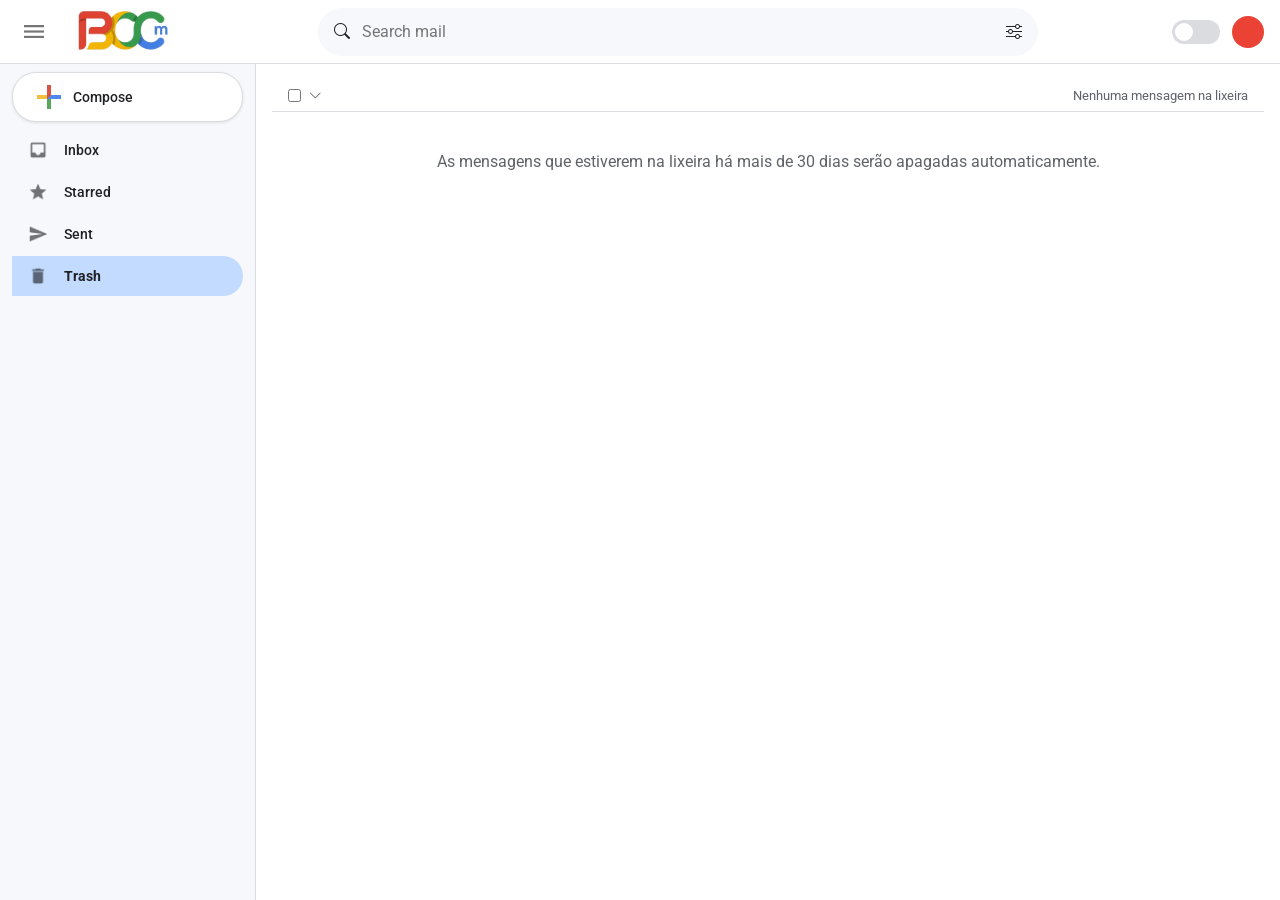
<file: lixeira.html>
<!DOCTYPE html>
<html lang="en">
<head>
    <meta charset="UTF-8">
    <meta name="viewport" content="width=device-width, initial-scale=1.0">
    <title>Lixeira</title>
    <link rel="stylesheet" href="css/style.css">
    <link rel="icon" href="img/bccmail_minimal.png" type="image/png">
    <link href="https://fonts.googleapis.com/css2?family=Roboto:wght@400;500;700&display=swap" rel="stylesheet">
    <link rel="stylesheet" href="https://cdn.jsdelivr.net/npm/bootstrap-icons@1.11.3/font/bootstrap-icons.min.css">
</head>
<body>
    <header class="header-container">
        <div class="header-left">
            <button id="menu-toggle" class="icon-btn" aria-label="Menu">
                <img src="img/menu-lateral.png" alt="Menu" class="menu-icon">
            </button>
            <a href="index.html"><img src="img/bccmail.png" alt="Logotipo do BCCMail" class="logo"></a>
        </div>
        <div class="header-center">
            <div class="search-bar">
                <i class="bi bi-search"></i>
                <input type="text" placeholder="Search mail">
                <i class="bi bi-sliders"></i>
            </div>
        </div>
        <div class="header-right">
            <label class="theme-switch" aria-label="Alternar Tema Escuro">
                <input type="checkbox" id="theme-toggle">
                <span class="slider"></span>
            </label>
            <div class="user-avatar"></div>
        </div>
    </header>

    <div class="main-layout">
        <nav class="sidebar" id="sidebar">
            <button class="compose-btn">
                <img src="img/compose.png" alt="icon compose" class="nav-icon">
                <span>Compose</span>
            </button>
            <ul class="nav-links">
                <li><a href="index.html"><img src="img/caixa-de-entrada.png" class="nav-icon"><span>Inbox</span></a></li>                        
                <li><a href="importantes.html"><img src="img/estrela.png" class="nav-icon"><span>Starred</span></a></li>
                <li><a href="enviados.html"><img src="img/enviados.png" class="nav-icon"><span>Sent</span></a></li>
                <li class="active"><a href="lixeira.php"><img src="img/lixo.png" class="nav-icon"><span>Trash</span></a></li>
            </ul>
        </nav>

        <main class="content-area">
            <div class="email-toolbar">
                <div class="toolbar-left"><input type="checkbox"><i class="bi bi-chevron-down"></i></div>
                <div class="toolbar-right"><span>Nenhuma mensagem na lixeira</span></div>
            </div>

            <div class="email-list-container" style="padding: 40px; text-align: center; color: var(--text-secondary);">
                <p>As mensagens que estiverem na lixeira há mais de 30 dias serão apagadas automaticamente.</p>
            </div>
        </main>
    </div>

    
    <div id="compose-modal" class="compose-modal" style="display: none;">
        <div class="compose-header"><span>New Message</span><button id="compose-close">✕</button></div>
        <div class="compose-body"><div class="compose-field"><input type="text" placeholder="Recipients"></div><div class="compose-field"><input type="text" placeholder="Subject"></div><div class="compose-textarea-container"><textarea placeholder="Body Text"></textarea></div></div>
        <div class="compose-footer"><button class="compose-send-btn">Send</button></div>
    </div>
    <script src="js/main.js"></script>
</body>
</html>
</file>
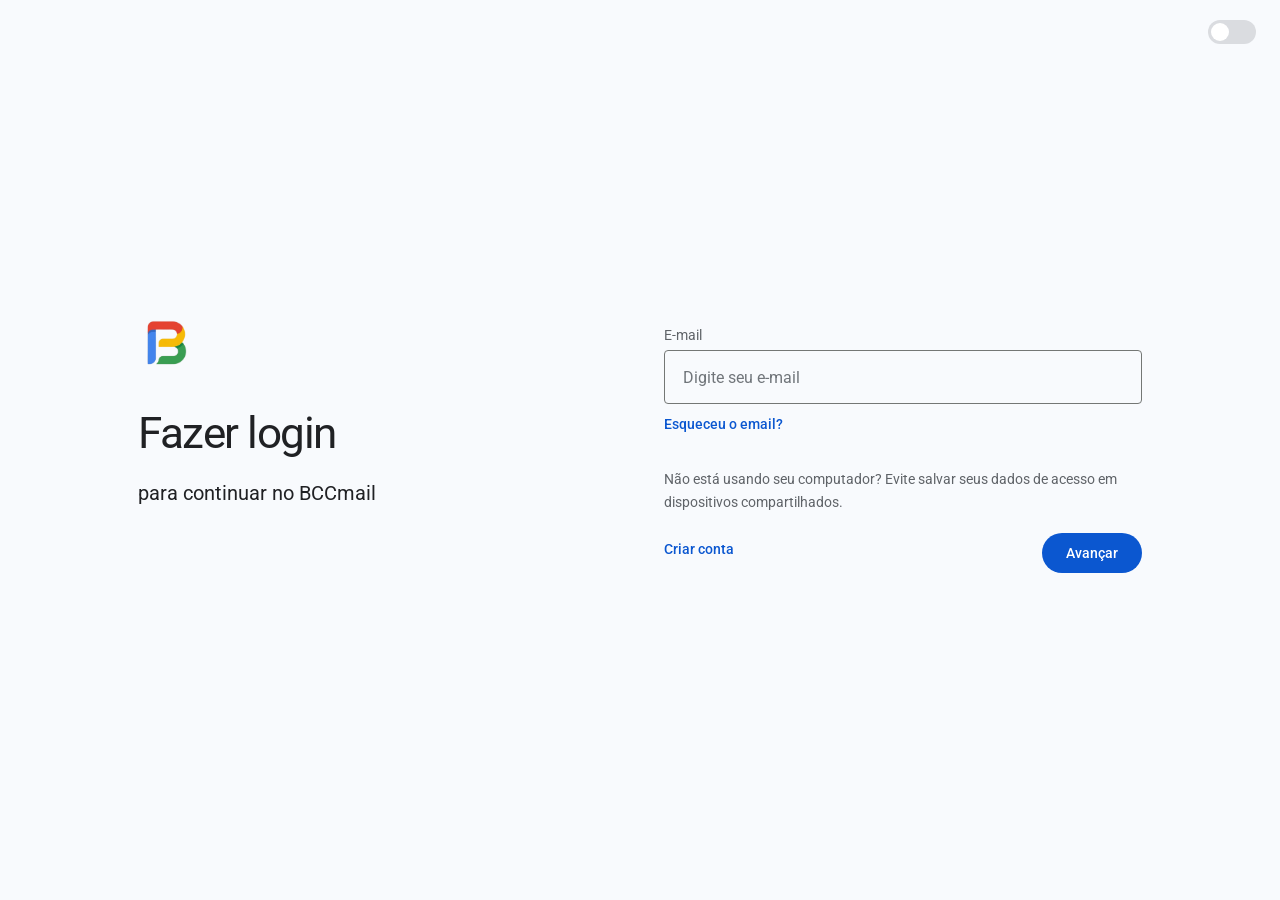
<file: login.html>
<!DOCTYPE html>
<html lang="pt-BR">
<head>
    <meta charset="UTF-8">
    <meta name="viewport" content="width=device-width, initial-scale=1.0">
    <title>Fazer login</title>
    <link href="https://fonts.googleapis.com/css2?family=Google+Sans:wght@400;500;600;700&family=Roboto:wght@400;500;700&display=swap" rel="stylesheet">
    <link rel="stylesheet" href="css/style.css">
    <link rel="icon" href="img/bccmail_minimal.png" type="image/png" >
</head>
<body class="login-page">

    <!-- modo escuro/claro -->
    <div class="login-theme-wrapper">
        <label class="theme-switch" aria-label="Alternar Tema Escuro">
            <input type="checkbox" id="theme-toggle">
            <span class="slider"></span>
        </label>
    </div>

    <main class="login-container">
        <div class="login-card">
            <section class="login-intro">
                <img src="img/bccmail_minimal.png" alt="Logotipo do BCCmail" class="login-logo">
                <link rel="stylesheet" href="css/style.css">
                <h1>Fazer login</h1>
                <p>para continuar no BCCmail</p>
            </section>

            <section class="login-content">
                <form action="password.html" method="GET" class="login-form">
                    <div class="input-group">
                        <label for="email">E-mail</label>
                        <input type="email" id="email" name="email" placeholder="Digite seu e-mail" autocomplete="username" required>
                    </div>
                    
                    <a href="#" class="forgot-link">Esqueceu o email?</a>

                    <p class="login-info">Não está usando seu computador? Evite salvar seus dados de acesso em dispositivos compartilhados.</p>

                    <div class="login-actions">
                        <a href="#" class="create-account-link">Criar conta</a>
                        <button type="submit" class="btn-primary">Avançar</button>
                    </div>
                </form>
            </section>
        </div>
    </main>
    <script src="js/main.js"></script>
</body>
</html>
</file>
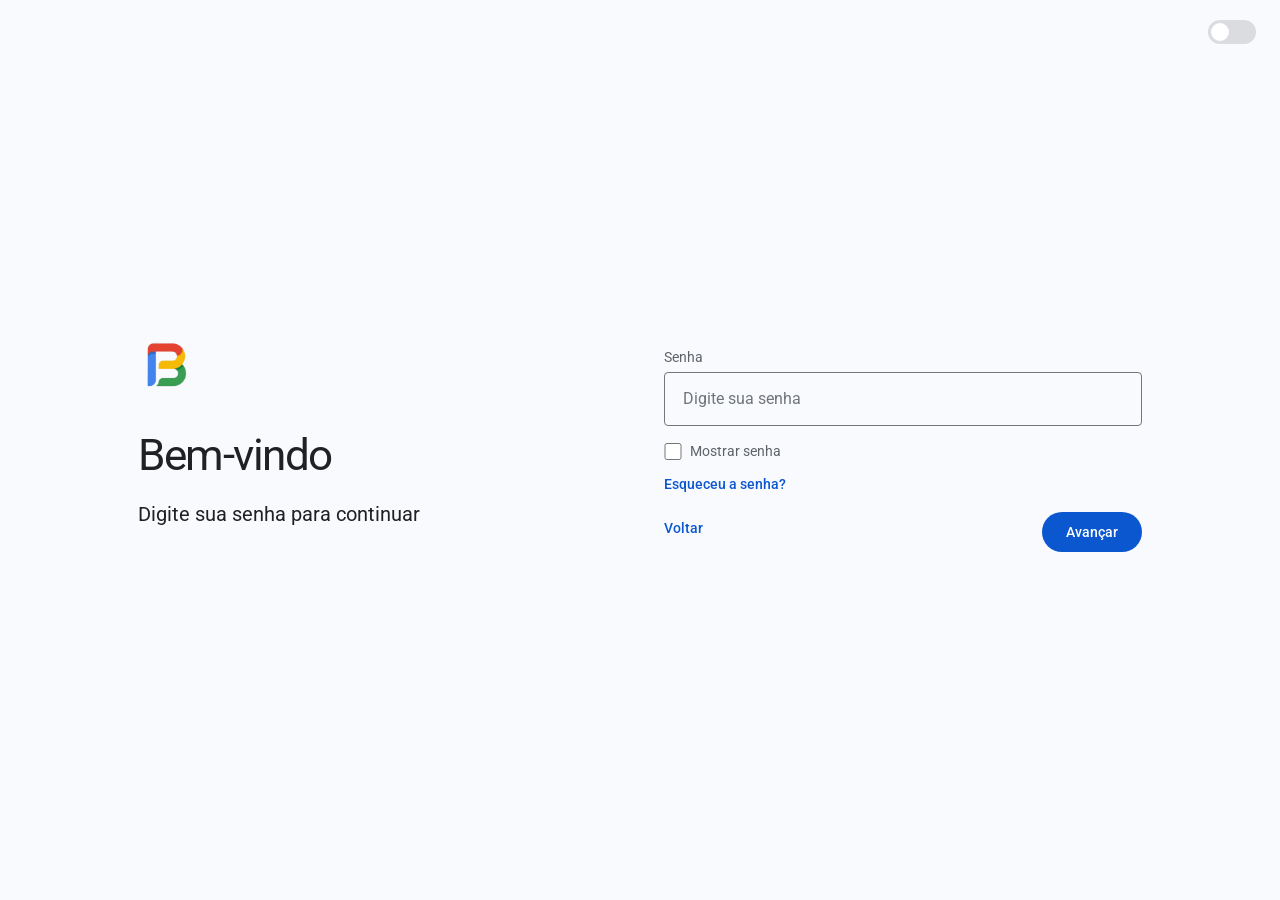
<file: password.html>
<!DOCTYPE html>
<html lang="pt-BR">
<head>
    <meta charset="UTF-8">
    <meta name="viewport" content="width=device-width, initial-scale=1.0">
    <title>Fazer login</title>
    <link href="https://fonts.googleapis.com/css2?family=Google+Sans:wght@400;500;600;700&family=Roboto:wght@400;500;700&display=swap" rel="stylesheet">
    <link rel="stylesheet" href="css/style.css">
    <link rel="icon" href="img/bccmail_minimal.png" type="image/png" >
</head>
<body class="login-page">

    <!-- modo escuro/claro -->
    <div class="login-theme-wrapper">
        <label class="theme-switch" aria-label="Alternar Tema Escuro">
            <input type="checkbox" id="theme-toggle">
            <span class="slider"></span>
        </label>
    </div>

    <main class="login-container">
        <div class="login-card">
            <section class="login-intro">
                <img src="img/bccmail_minimal.png" alt="Logotipo do BCCmail" class="login-logo">
                <link rel="stylesheet" href="css/style.css">
                <h1>Bem-vindo</h1>
                <p>Digite sua senha para continuar</p>
            </section>

            <section class="login-content">
                <form action="index.html" method="GET" class="login-form">
                    <input type="hidden" id="email" name="email">

                    <div class="input-group">
                        <label for="senha">Senha</label>
                        <input type="password" id="senha" name="senha" placeholder="Digite sua senha" autocomplete="current-password" required>
                        <div class="show-password">
                        <input type="checkbox" id="show-password">
                        <label for="show-password">Mostrar senha</label>
</div>
                    </div>

                    <a href="#" class="forgot-link">Esqueceu a senha?</a>

                    <div class="login-actions">
                        <a href="login.html" class="create-account-link">Voltar</a>
                        <button type="submit" class="btn-primary">Avançar</button>
                    </div>
                </form>
            </section>
        </div>
    </main>

    <script>
        const parametros = new URLSearchParams(window.location.search);
        document.getElementById("email").value = parametros.get("email") || "";
    </script>

    <script src="js/main.js"></script>
</body>
</html>
</file>
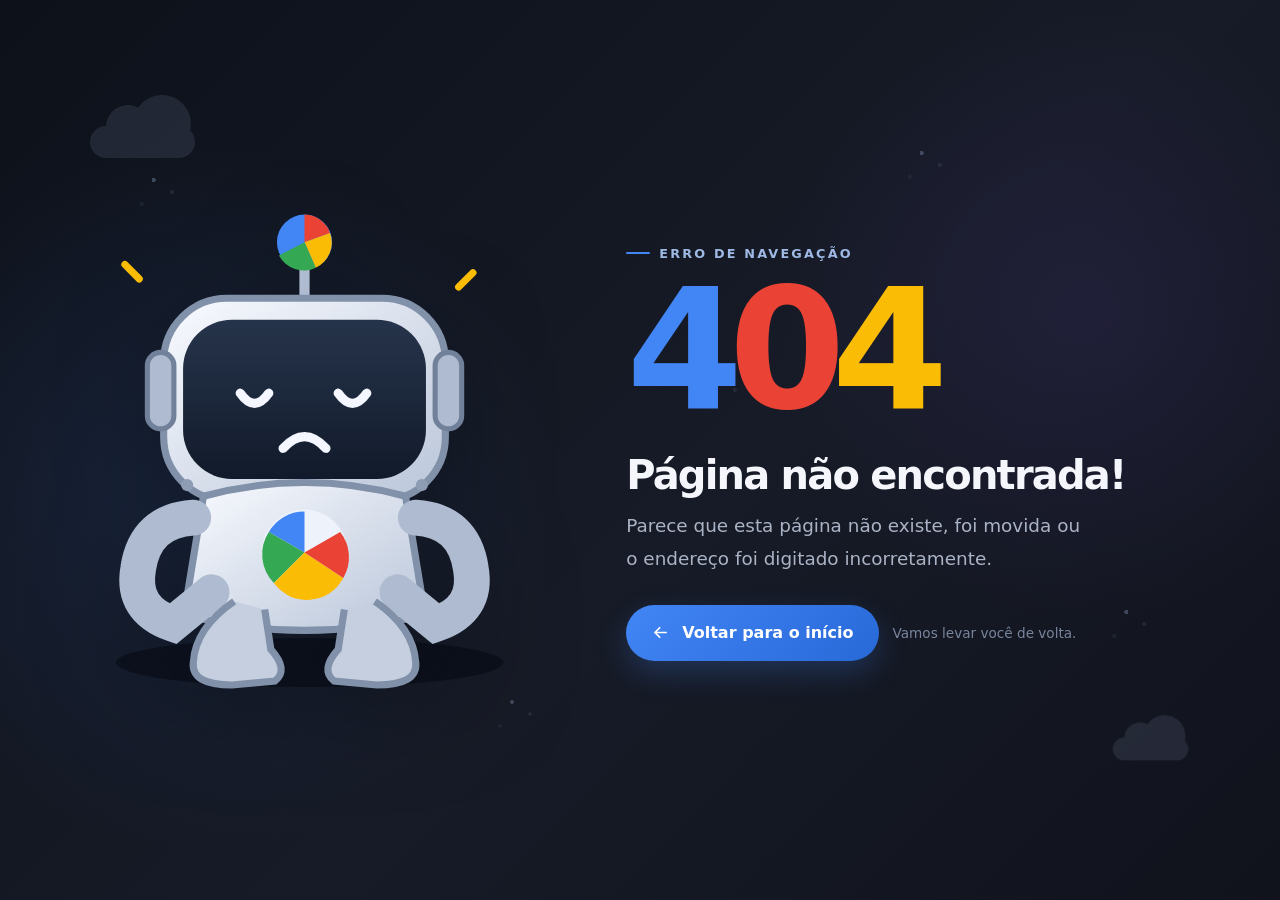
<file: src/views/erro404.html>
<!DOCTYPE html>
<html lang="pt-BR">
<head>
  <meta charset="UTF-8" />
  <meta name="viewport" content="width=device-width, initial-scale=1.0" />
  <meta name="theme-color" content="#10131c" />
  <title>404 — Página não encontrada</title>
  <style>
    :root {
      color-scheme: dark;
      --bg: #10131c;
      --text: #f4f6fb;
      --muted: #aab3c5;
      --blue: #4285f4;
      --red: #ea4335;
      --yellow: #fbbc05;
      --green: #34a853;
    }

    * { box-sizing: border-box; }

    body {
      min-height: 100vh;
      margin: 0;
      overflow: hidden;
      display: grid;
      place-items: center;
      padding: 32px;
      color: var(--text);
      font-family: Inter, ui-sans-serif, system-ui, -apple-system, BlinkMacSystemFont, "Segoe UI", sans-serif;
      background:
        radial-gradient(circle at 16% 55%, rgba(66,133,244,.13), transparent 30%),
        radial-gradient(circle at 85% 35%, rgba(138,91,255,.09), transparent 25%),
        linear-gradient(135deg, #0d111a, #171b27 55%, #10131c);
    }

    .stars, .stars::before, .stars::after {
      position: fixed;
      inset: 0;
      pointer-events: none;
      content: "";
      background-image:
        radial-gradient(2px 2px at 12% 20%, #74839f 98%, transparent),
        radial-gradient(2px 2px at 72% 17%, #74839f 98%, transparent),
        radial-gradient(2px 2px at 88% 68%, #74839f 98%, transparent),
        radial-gradient(2px 2px at 40% 78%, #74839f 98%, transparent),
        radial-gradient(2px 2px at 56% 42%, #74839f 98%, transparent);
      opacity: .45;
      animation: twinkle 5s ease-in-out infinite alternate;
    }
    .stars::before { transform: translate(18px, 12px); opacity: .35; animation-delay: -2s; }
    .stars::after { transform: translate(-12px, 24px); opacity: .25; animation-delay: -3.5s; }

    .page {
      width: min(1120px, 100%);
      display: grid;
      grid-template-columns: minmax(280px, .9fr) minmax(360px, 1.1fr);
      align-items: center;
      gap: clamp(32px, 6vw, 90px);
      position: relative;
      z-index: 1;
    }

    .illustration {
      width: 100%;
      max-width: 470px;
      justify-self: center;
      filter: drop-shadow(0 30px 45px rgba(0,0,0,.28));
      animation: float 5s ease-in-out infinite;
    }

    .content { padding: 16px 0; }
    .eyebrow {
      display: inline-flex;
      align-items: center;
      gap: 9px;
      color: #9fb9e5;
      font-size: .8rem;
      font-weight: 750;
      letter-spacing: .17em;
      text-transform: uppercase;
      margin-bottom: 10px;
    }
    .eyebrow::before {
      content: "";
      width: 24px;
      height: 2px;
      background: var(--blue);
      border-radius: 5px;
    }
    h1 {
      margin: 0;
      font-size: clamp(6rem, 14vw, 10.5rem);
      line-height: .95;
      font-weight: 850;
      letter-spacing: -.085em;
    }
    h1 span:nth-child(1) { color: var(--blue); }
    h1 span:nth-child(2) { color: var(--red); }
    h1 span:nth-child(3) { color: var(--yellow); }
    h2 {
      margin: 22px 0 12px;
      font-size: clamp(1.65rem, 3.3vw, 2.5rem);
      line-height: 1.15;
      letter-spacing: -.045em;
    }
    p {
      color: var(--muted);
      font-size: clamp(1rem, 1.5vw, 1.15rem);
      line-height: 1.75;
      max-width: 470px;
      margin: 0 0 30px;
    }
    .actions { display: flex; flex-wrap: wrap; align-items: center; gap: 14px; }
    .button {
      display: inline-flex;
      align-items: center;
      justify-content: center;
      gap: 12px;
      min-height: 56px;
      padding: 0 25px;
      border-radius: 999px;
      color: white;
      text-decoration: none;
      font-size: 1rem;
      font-weight: 720;
      background: linear-gradient(135deg, #4285f4, #2869d8);
      box-shadow: 0 12px 30px rgba(66,133,244,.24);
      transition: transform .2s ease, box-shadow .2s ease, filter .2s ease;
    }
    .button:hover { transform: translateY(-3px); box-shadow: 0 17px 34px rgba(66,133,244,.34); filter: brightness(1.08); }
    .button:focus-visible { outline: 3px solid #fff; outline-offset: 4px; }
    .button svg { width: 19px; height: 19px; }
    .hint { color: #78859c; font-size: .85rem; }

    .cloud { position: absolute; width: 105px; height: 32px; opacity: .16; background: #8795b3; border-radius: 30px; }
    .cloud::before, .cloud::after { content: ""; position: absolute; background: inherit; border-radius: 50%; }
    .cloud::before { width: 44px; height: 44px; left: 16px; top: -21px; }
    .cloud::after { width: 58px; height: 58px; left: 43px; top: -31px; }
    .cloud.one { top: 14%; left: 7%; }
    .cloud.two { right: 6%; bottom: 15%; transform: scale(.72); }

    @keyframes float { 0%,100% { transform: translateY(0) rotate(-1deg); } 50% { transform: translateY(-13px) rotate(1deg); } }
    @keyframes twinkle { from { opacity: .22; } to { opacity: .55; } }
    @keyframes antenna { 0%,100% { transform: rotate(-5deg); } 50% { transform: rotate(7deg); } }

    @media (max-width: 760px) {
      body { overflow: auto; padding: 30px 22px 42px; }
      .page { grid-template-columns: 1fr; gap: 8px; text-align: center; }
      .illustration { max-width: 260px; }
      .content { padding: 0; }
      .eyebrow { justify-content: center; }
      p { margin-left: auto; margin-right: auto; }
      .actions { justify-content: center; }
      .hint { flex-basis: 100%; }
      .cloud.one { top: 6%; left: -8%; }
      .cloud.two { right: -10%; bottom: 6%; }
    }
    @media (prefers-reduced-motion: reduce) {
      *, *::before, *::after { animation-duration: .01ms !important; animation-iteration-count: 1 !important; transition-duration: .01ms !important; }
    }
  </style>
</head>
<body>
  <div class="stars" aria-hidden="true"></div>
  <div class="cloud one" aria-hidden="true"></div>
  <div class="cloud two" aria-hidden="true"></div>

  <main class="page">
    <svg class="illustration" viewBox="0 0 460 520" role="img" aria-label="Robô simpático sentado e triste porque a página não foi encontrada">
      <defs>
        <linearGradient id="robotBody" x1="0" y1="0" x2="1" y2="1">
          <stop offset="0" stop-color="#f9fbff" />
          <stop offset="1" stop-color="#b9c5d9" />
        </linearGradient>
        <linearGradient id="screen" x1="0" y1="0" x2="0" y2="1">
          <stop offset="0" stop-color="#26344b" />
          <stop offset="1" stop-color="#111a2a" />
        </linearGradient>
      </defs>
      <!-- shadow -->
      <ellipse cx="225" cy="468" rx="190" ry="24" fill="#050912" opacity=".55" />
      <!-- antenna -->
      <g style="transform-origin:220px 112px; animation:antenna 3.4s ease-in-out infinite">
        <path d="M220 117 L220 76" stroke="#aebbd0" stroke-width="10" stroke-linecap="round" />
        <circle cx="220" cy="56" r="27" fill="#4285f4" />
        <path d="M220 29 A27 27 0 0 1 245 47 L220 56 Z" fill="#ea4335" />
        <path d="M245 47 A27 27 0 0 1 231 81 L220 56 Z" fill="#fbbc05" />
        <path d="M231 81 A27 27 0 0 1 195 69 L220 56 Z" fill="#34a853" />
      </g>
      <!-- head -->
      <rect x="82" y="111" width="276" height="198" rx="62" fill="url(#robotBody)" stroke="#8291aa" stroke-width="7" />
      <rect x="101" y="132" width="238" height="156" rx="48" fill="url(#screen)" />
      <rect x="66" y="164" width="26" height="75" rx="13" fill="#aebbd0" stroke="#71819a" stroke-width="5" />
      <rect x="348" y="164" width="26" height="75" rx="13" fill="#aebbd0" stroke="#71819a" stroke-width="5" />
      <!-- sad eyes -->
      <path d="M157 204 Q171 224 185 204" fill="none" stroke="#f4f7ff" stroke-width="9" stroke-linecap="round" />
      <path d="M253 204 Q267 224 281 204" fill="none" stroke="#f4f7ff" stroke-width="9" stroke-linecap="round" />
      <path d="M199 258 Q220 235 241 258" fill="none" stroke="#f4f7ff" stroke-width="9" stroke-linecap="round" />
      <!-- body -->
      <path d="M121 305 Q220 278 319 305 L338 421 Q220 452 102 421 Z" fill="url(#robotBody)" stroke="#8291aa" stroke-width="7" />
      <circle cx="220" cy="360" r="42" fill="#eef3fb" />
      <path d="M220 320 A40 40 0 0 0 185 340 L220 360 Z" fill="#4285f4" />
      <path d="M185 340 A40 40 0 0 0 190 390 L220 360 Z" fill="#34a853" />
      <path d="M190 390 A40 40 0 0 0 258 385 L220 360 Z" fill="#fbbc05" />
      <path d="M258 385 A40 40 0 0 0 255 340 L220 360 Z" fill="#ea4335" />
      <!-- arms -->
      <path d="M111 326 Q64 329 57 376 Q50 416 91 430 L129 399" fill="none" stroke="#aebbd0" stroke-width="35" stroke-linecap="round" />
      <path d="M329 326 Q376 329 383 376 Q390 416 349 430 L311 399" fill="none" stroke="#aebbd0" stroke-width="35" stroke-linecap="round" />
      <!-- legs -->
      <path d="M151 408 Q113 434 111 468 Q109 490 149 490 L191 486 Q205 475 187 455 L181 416" fill="#c5cfdf" stroke="#8291aa" stroke-width="7" />
      <path d="M289 408 Q327 434 329 468 Q331 490 291 490 L249 486 Q235 475 253 455 L259 416" fill="#c5cfdf" stroke="#8291aa" stroke-width="7" />
      <!-- small details -->
      <circle cx="105" cy="294" r="6" fill="#8f9db4" />
      <circle cx="335" cy="294" r="6" fill="#8f9db4" />
      <path d="M58 92 l-14 -14 M371 100 l14 -14" stroke="#fbbc05" stroke-width="7" stroke-linecap="round" />
    </svg>

    <section class="content" aria-labelledby="title">
      <div class="eyebrow">Erro de navegação</div>
      <h1 aria-label="Erro 404"><span>4</span><span>0</span><span>4</span></h1>
      <h2 id="title">Página não encontrada!</h2>
      <p>Parece que esta página não existe, foi movida ou o endereço foi digitado incorretamente.</p>
      <div class="actions">
        <!-- Troque o href pela rota inicial do seu projeto, se necessário. -->
        <a class="button" href="/" id="homeButton">
          <svg viewBox="0 0 24 24" fill="none" aria-hidden="true">
            <path d="M19 12H5m0 0 6-6m-6 6 6 6" stroke="currentColor" stroke-width="2.2" stroke-linecap="round" stroke-linejoin="round" />
          </svg>
          Voltar para o início
        </a>
        <span class="hint">Vamos levar você de volta.</span>
      </div>
    </section>
  </main>
</body>
</html>
</file>
<file: css/style.css>
:root {
    --bg-main: #FFFFFF;
    --bg-sidebar: #F6F8FC;
    --primary-red: #EA4335;
    --text-color: #202124;
    --text-secondary: #5F6368;
    --border-color: #DADCE0;
    --hover-bg: #F1F3F4;
    --selected-bg: #C2DBFF;
}

[data-theme="dark"] {
    --bg-main: #131314;
    --bg-sidebar: #1E1F20;
    --text-color: #E3E3E3;
    --text-secondary: #9AA0A6;
    --border-color: #3C4043;
    --hover-bg: #28292A;
    --selected-bg: #004A77;
}

[data-theme="dark"] .icon-btn img.menu-icon {
    filter: invert(1) brightness(0.8);
    }

[data-theme="dark"] .nav-links li a img.nav-icon {
    filter: invert(1) brightness(0.85);
}    

* {
    box-sizing: border-box;
    margin: 0;
    padding: 0;
    font-family: 'Roboto', sans-serif;
}

body {
    background-color: var(--bg-main);
    color: var(--text-color);
    display: flex;
    flex-direction: column;
    height: 100vh;
    overflow: hidden;
}

.header-container {
    display: flex;
    align-items: center;
    justify-content: space-between;
    padding: 8px 16px;
    background-color: var(--bg-main);
    border-bottom: 1px solid var(--border-color);
    height: 64px;
}

.header-left, .header-right {
    display: flex;
    align-items: center;
    gap: 12px;
}

.logo {
    width: 120px;
    height: auto;
}

.logo-text {
    font-size: 22px;
    font-weight: 500;
    color: var(--text-secondary);
}

.header-center {
    flex: 1;
    max-width: 720px;
    margin: 0 20px;
}

.search-bar {
    display: flex;
    align-items: center;
    background-color: var(--bg-sidebar);
    border-radius: 24px;
    padding: 0 16px;
    height: 48px;
    gap: 12px;
    transition: background-color 0.2s, box-shadow 0.2s;
}

.search-bar:focus-within {
    background-color: var(--bg-main);
    box-shadow: 0 1px 3px rgba(0,0,0,0.1);
    border: 1px solid var(--border-color);
}

.search-bar input {
    border: none;
    background: transparent;
    flex: 1;
    font-size: 16px;
    color: var(--text-color);
    outline: none;
}

.main-layout {
    display: flex;
    flex: 1;
    overflow: hidden;
    position: relative;
}

.sidebar {
    width: 256px;
    background-color: var(--bg-sidebar);
    padding: 8px 12px;
    display: flex;
    flex-direction: column;
    gap: 8px;
    transition: width 0.3s ease, transform 0.3s ease;
    border-right: 1px solid var(--border-color);
    overflow: hidden;
    white-space: nowrap;
}

.sidebar.collapsed {
    width: 72px;
}

.sidebar.collapsed .compose-btn span,
.sidebar.collapsed .nav-links span,
.sidebar.collapsed .badge {
    display: none;
}

.sidebar.collapsed .compose-btn {
    width: 48px;
    height: 48px;
    padding: 0;
    justify-content: center;
    border-radius: 50%;
    margin: 0 auto;
}

.sidebar.collapsed .nav-links li a i {
    font-size: 20px;
}

.sidebar.collapsed .nav-links li a {
    justify-content: center;
    padding: 12px;
    border-radius: 50%;
    width: 48px;
    height: 48px;
    margin: 0 auto;
    gap: 0;
}

.sidebar.collapsed .nav-links li a img.nav-icon {
    width: 22px;
    height: 22px;
}



.compose-btn {
    display: flex;
    align-items: center;
    gap: 12px;
    background-color: var(--bg-main);
    color: var(--text-color);
    border: 1px solid var(--border-color);
    border-radius: 24px;
    padding: 12px 24px;
    font-size: 14px;
    font-weight: 500;
    cursor: pointer;
    box-shadow: 0 1px 3px rgba(0,0,0,0.1);
    transition: box-shadow 0.2s, background-color 0.2s;
}

.compose-btn:hover {
    background-color: var(--hover-bg);
    box-shadow: 0 1px 3px rgba(0,0,0,0.2);
}

.nav-links {
    list-style: none;
    display: flex;
    flex-direction: column;
    gap: 2px;
}

.nav-links li a {
    display: flex;
    align-items: center;
    gap: 16px;
    padding: 10px 16px;
    border-radius: 0 20px 20px 0;
    text-decoration: none;
    color: var(--text-color);
    font-size: 14px;
    font-weight: 500;
    position: relative;
    transition: background-color 0.2s;
}

.nav-links li a:hover {
    background-color: var(--hover-bg);
}

.nav-links li.active a {
    background-color: var(--selected-bg);
    font-weight: 700;
    flex-shrink: 0;
    
}

.nav-links li a img.nav-icon {
    width: 20px;
    height: 20px;
    object-fit: contain;
}    

.badge {
    margin-left: auto;
    font-size: 12px;
    font-weight: 700;
    color: var(--text-color);
}

.content-area {
    flex: 1;
    background-color: var(--bg-main);
    padding: 16px;
    overflow-y: auto;
}
/*acoes do email */
.email-toolbar {
    display: flex;
    align-items: center;
    justify-content: space-between;
    padding: 8px 16px;
    border-bottom: 1px solid var(--border-color);
    font-size: 13px;
    color: var(--text-secondary);
}

.toolbar-left, .toolbar-right {
    display: flex;
    align-items: center;
    gap: 8px;
}

/*table dos emails*/
.email-list-container {
    width: 100%;
    overflow-x: auto;
}

.email-table {
    width: 100%;
    border-collapse: collapse;
    table-layout: fixed;
}

.email-item {
    height: 48px;
    border-bottom: 1px solid var(--border-color);
    font-size: 14px;
    cursor: pointer;
    background-color: var(--bg-main);
    color: var(--text-color);
    transition: box-shadow 0.15s, background-color 0.15s;
}

.email-item:hover {
    box-shadow: inset 1px 0 0 var(--border-color), inset -1px 0 0 var(--border-color), 0 1px 2px 0 rgba(0,0,0,.15), 0 1px 3px 1px rgba(0,0,0,.1);
    z-index: 2;
}

.email-item.unread { font-weight: 700; }

.email-item.read {
    font-weight: 400;
    color: var(--text-secondary);
    background-color: var(--hover-bg);
}

.email-item td {
    padding: 0 8px;
    white-space: nowrap;
    overflow: hidden;
    text-overflow: ellipsis;
}

.email-actions { 
    width: 70px; 
    text-align: 
    center; 
    color: var(--text-secondary); 
}
.email-sender { 
    width: 200px; 
}
.email-subject-snippet { 
    width: auto; 
}
.email-subject-snippet .subject { 
    color: var(--text-color); 
}
.email-item.read .email-subject-snippet .subject { 
    color: var(--text-secondary); 
}
.email-subject-snippet .snippet {
     color: var(--text-secondary); 
     font-weight: 400; 
    }
.email-date { 
    width: 90px; 
    text-align: right; 
    font-size: 12px; 
    color: var(--text-secondary); 
    padding-right: 16px !important;
 }

/*diff entre emails lidos e nao lidos */
.email-item.unread {
    font-weight: 700;
}

.email-item.read {
    font-weight: 400;
    color: var(--text-secondary);
    background-color: var(--hover-bg);
}

.email-actions {
    display: flex;
    align-items: center;
    gap: 12px;
    margin-right: 16px;
    color: var(--text-secondary);
}

.email-sender {
    width: 200px;
    white-space: nowrap;
    overflow: hidden;
    text-overflow: ellipsis;
    margin-right: 16px;
}

.email-subject-snippet {
    flex: 1;
    white-space: nowrap;
    overflow: hidden;
    text-overflow: ellipsis;
    margin-right: 16px;
}

.email-subject-snippet .subject {
    color: var(--text-color);
}

.email-item.read .email-subject-snippet .subject {
    color: var(--text-secondary);
}

.email-subject-snippet .snippet {
    color: var(--text-secondary);
    font-weight: 400;
}

.email-date {
    font-size: 12px;
    color: var(--text-secondary);
    white-space: nowrap;
}

/*teala leitura detalhada */
.view-section { 
    width: 100%; 
    height: 100%; 
}
.email-detail-container { 
    padding: 24px 32px; 
    max-width: 900px; 
}
.detail-subject { 
    font-size: 22px; 
    font-weight: 400; 
    color: var(--text-color); 
    margin-bottom: 20px; 
}

.detail-header {
    display: flex;
    justify-content: space-between;
    align-items: center;
    margin-bottom: 24px;
    border-bottom: 1px solid var(--border-color);
    padding-bottom: 16px;
}

.sender-info { 
    display: flex; 
    align-items: center; 
    gap: 12px; 
}
.user-avatar-small { 
    width: 40px; 
    height: 40px; 
    border-radius: 50%; 
    background-color: #1a73e8; 
}
.sender-email {
    color: var(--text-secondary); 
    font-size: 13px; 
}
.detail-time { 
    display: flex; 
    align-items: center; 
    gap: 16px; 
    color: var(--text-secondary); 
    font-size: 12px; 
}
.detail-body { 
    font-size: 14px; 
    color: var(--text-color); 
    line-height: 1.6; 
    margin-bottom: 32px; 
}

.detail-actions-footer {
     display: flex; 
     gap: 8px; 
     margin-bottom: 24px;
     }
.action-chip, .reply-btn {
    background-color: transparent;
    border: 1px solid var(--border-color);
    color: var(--text-color);
    cursor: pointer;
    transition: background-color 0.2s;
}
.action-chip { 
    border-radius: 16px; 
    padding: 8px 16px; 
    font-size: 13px; 
    color: var(--text-secondary); 
}
.reply-box-actions { 
    display: flex; 
    gap: 12px; 
}
.reply-btn { 
    display: flex;
    align-items: center; 
    gap: 8px; 
    border-radius: 20px; 
    padding: 8px 20px; 
    font-size: 14px; 
    font-weight: 500;
 }
.action-chip:hover, .reply-btn:hover { 
    background-color: var(--hover-bg); 
}

/*modal escrever email*/
.compose-modal {
    position: fixed;
    bottom: 0;
    right: 60px;
    width: 500px;
    height: 530px;
    background-color: var(--bg-main);
    border: 1px solid var(--border-color);
    border-top-left-radius: 8px;
    border-top-right-radius: 8px;
    box-shadow: 0 8px 10px 1px rgba(0,0,0,0.14), 0 3px 14px 2px rgba(0,0,0,0.12), 0 5px 5px -3px rgba(0,0,0,0.2);
    display: flex;
    flex-direction: column;
    z-index: 1000;
}

.compose-header {
    background-color: var(--bg-sidebar);
    color: var(--text-color);
    padding: 10px 16px;
    border-top-left-radius: 8px;
    border-top-right-radius: 8px;
    display: flex;
    justify-content: space-between;
    align-items: center;
    font-size: 14px;
    font-weight: 500;
    border-bottom: 1px solid var(--border-color);
}

.compose-actions-top {
    display: flex;
    gap: 12px;
    color: var(--text-secondary);
    cursor: pointer;
}

.compose-actions-top button {
    background: transparent;
    border: none;
    color: var(--text-secondary);
    cursor: pointer;
    font-size: 14px;
}

.compose-body {
    display: flex;
    flex-direction: column;
    flex: 1;
}

.compose-field {
    display: flex;
    align-items: center;
    padding: 8px 16px;
    border-bottom: 1px solid var(--border-color);
    font-size: 14px;
}

.compose-field input {
    border: none;
    outline: none;
    background: transparent;
    width: 100%;
    color: var(--text-color);
    font-size: 14px;
}

.compose-cc-bcc {
    color: var(--text-secondary);
    font-size: 12px;
    cursor: pointer;
    white-space: nowrap;
}

.compose-textarea-container {
    flex: 1;
    padding: 12px 16px;
}

.compose-textarea-container textarea {
    width: 100%;
    height: 100%;
    border: none;
    outline: none;
    background: transparent;
    color: var(--text-color);
    font-size: 14px;
    resize: none;
}

.compose-footer {
    display: flex;
    justify-content: space-between;
    align-items: center;
    padding: 8px 16px;
    border-top: 1px solid var(--border-color);
}

.compose-footer-left {
    display: flex;
    align-items: center;
    gap: 16px;
    color: var(--text-secondary);
}

.compose-send-btn {
    background-color: #0b57d0;
    color: white;
    border: none;
    border-radius: 20px;
    padding: 8px 24px;
    font-weight: 500;
    cursor: pointer;
    font-size: 14px;
}

.compose-send-btn:hover {
    background-color: #0842a0;
}

.compose-footer-right {
    color: var(--text-secondary);
    cursor: pointer;
}

.icon-btn {
    background: transparent;
    border: none;
    cursor: pointer;
    font-size: 20px;
    color: var(--text-secondary);
    padding: 8px;
    border-radius: 50%;
    transition: background-color 0.2s;
}

.icon-btn:hover {
    background-color: var(--hover-bg);
}

.user-avatar {
    width: 32px;
    height: 32px;
    border-radius: 50%;
    background-color: var(--primary-red); 
}

.icon-btn img.menu-icon {
    width: 20px;
    height: 20px;
    object-fit: contain;
    display: block;
}

.theme-switch {
    position: relative;
    display: inline-block;
    width: 48px;
    height: 24px;
    cursor: pointer;
}

.theme-switch input {
    opacity: 0;
    width: 0;
    height: 0;
}

.slider {
    position: absolute;
    inset: 0;
    background-color: var(--border-color);
    border-radius: 24px;
    transition: background-color 0.3s ease;
}

.slider::before {
    content: "";
    position: absolute;
    height: 18px;
    width: 18px;
    left: 3px;
    bottom: 3px;
    background-color: #FFFFFF;
    border-radius: 50%;
    transition: transform 0.3s ease;
}

.theme-switch input:checked + .slider {
    background-color: var(--selected-bg);
}

.theme-switch input:checked + .slider::before {
    transform: translateX(24px);
}

body.login-page {
    min-height: 100vh;
    height: auto;
    overflow-y: auto;
    background-color: #f8fafd;
    color: #202124;
    justify-content: center;
    align-items: center;
    position: relative;
    padding: 48px 24px;
}

.login-theme-wrapper {
    position: absolute;
    top: 20px;
    right: 24px;
}

.login-container {
    width: 100%;
    max-width: 1100px;
    padding: 48px;
    background-color: transparent;
    border: none;
    border-radius: 0;
}

.login-card {
    display: grid;
    grid-template-columns: 1fr 1fr;
    gap: 48px;
    align-items: start;
    width: 100%;
    padding: 0;
    background: transparent;
    border: none;
    box-shadow: none;
}

.login-intro {
    transform: translateY(-12px);
}

.login-logo {
    display: block;
    width: 56px;
    height: 56px;
    object-fit: contain;
    margin-bottom: 36px;
}

.login-header h1,
.login-intro h1 {
    color: #202124;
    font-size: 44px;
    line-height: 1.2;
    font-weight: 400;
    letter-spacing: -1.5px;
    margin-bottom: 18px;
}

.login-intro p {
    color: #202124;
    font-size: 20px;
    line-height: 1.5;
}

.login-content {
    width: 100%;
    padding: 0;
    background: transparent;
    border: none;
    border-radius: 0;
}

.login-form {
    display: flex;
    flex-direction: column;
    gap: 20px;
}

.input-group {
    display: flex;
    flex-direction: column;
    gap: 7px;
}

.input-group label {
    color: #5f6368;
    font-size: 14px;
    font-weight: 400;
}

#alerts {
    margin: 0;
    padding: 0;
    font-size: 13px;
    line-height: 1.5;
}

#alerts:empty {
    display: none;
}

#alerts:not(:empty) {
    padding: 10px 12px;
    border-left: 3px solid #d93025;
    border-radius: 4px;
    background-color: #fce8e6;
    color: #b3261e;
}

.signup-success {
    padding: 10px 12px;
    border-left: 3px solid #28a745;
    border-radius: 4px;
    background-color: #d4edda;
    color: #155724;
    font-size: 13px;
    line-height: 1.5;
}

.form-error {
    padding: 10px 12px;
    border-left: 3px solid #d93025;
    border-radius: 4px;
    background-color: #fce8e6;
    color: #b3261e;
    font-size: 13px;
    line-height: 1.5;
}

.input-group input:not([type="checkbox"]) {
    width: 100%;
    height: 54px;
    padding: 0 18px;
    border: 1px solid #747775;
    border-radius: 4px;
    background: transparent;
    color: #202124;
    font-size: 16px;
    outline: none;
    transition: border-color 0.2s, box-shadow 0.2s;
}

.input-group input:not([type="checkbox"])::placeholder {
    color: #70757a;
}

.input-group input:not([type="checkbox"]):focus {
    border: 2px solid #a8c7fa;
    padding: 0 17px;
    box-shadow: none;
}

.show-password {
    display: flex;
    align-items: center;
    gap: 8px;
    margin-top: 10px;
    margin-bottom: 4px;
}

.show-password input[type="checkbox"] {
    width: 18px;
    height: 17px;
    padding: 1;
    accent-color: #0b57d0;
    cursor: pointer;
}

.show-password label {
    cursor: pointer;
}

.forgot-link,
.create-account-link {
    width: fit-content;
    color: #0b57d0;
    margin-top: -8px;
    font-size: 14px;
    font-weight: 500;
    text-decoration: none;
}

.forgot-link:hover,
.create-account-link:hover {
    color: #0842a0;
    text-decoration: underline;
}

.login-info {
    margin-top: 16px;
    color: #5f6368;
    font-size: 14px;
    line-height: 1.6;
}

.login-actions {
    display: flex;
    align-items: center;
    justify-content: space-between;
    gap: 16px;
}

.btn-primary {
    min-width: 96px;
    min-height: 40px;
    padding: 0 24px;
    border: none;
    border-radius: 24px;
    background-color: #0b57d0;
    color: #ffffff;
    font-size: 14px;
    font-weight: 500;
    cursor: pointer;
    transition: background-color 0.2s, box-shadow 0.2s;
}

.btn-primary:hover {
    background-color: #0842a0;
    box-shadow: 0 1px 3px rgba(0, 0, 0, 0.25);
}

html[data-theme="dark"] body.login-page {
    background-color: #0f0f0f;
    color: #e8eaed;
}

html[data-theme="dark"] .login-container {
    background-color: transparent;
    border: none;
}

html[data-theme="dark"] .login-header h1,
html[data-theme="dark"] .login-intro h1,
html[data-theme="dark"] .login-intro p {
    color: #e8eaed;
}

html[data-theme="dark"] .input-group label,
html[data-theme="dark"] .login-info {
    color: #c4c7c5;
}

html[data-theme="dark"] #alerts:not(:empty) {
    border-left-color: #f28b82;
    background-color: #3c2321;
    color: #f2b8b5;
}

html[data-theme="dark"] .signup-success {
    border-left-color: #5bd477;
    background-color: #1c3b28;
    color: #b7f7c7;
}

html[data-theme="dark"] .form-error {
    border-left-color: #f28b82;
    background-color: #3c2321;
    color: #f2b8b5;
}

html[data-theme="dark"] .input-group input:not([type="checkbox"]) {
    color: #e8eaed;
    border-color: #8e918f;
}

html[data-theme="dark"] .input-group input:not([type="checkbox"])::placeholder {
    color: #9aa0a6;
}

html[data-theme="dark"] .show-password input[type="checkbox"] {
    accent-color: #a8c7fa;
}

html[data-theme="dark"] .forgot-link,
html[data-theme="dark"] .create-account-link {
    color: #a8c7fa;
}

html[data-theme="dark"] .btn-primary {
    background-color: #a8c7fa;
    color: #062e6f;
}

html[data-theme="dark"] .btn-primary:hover {
    background-color: #c2d7ff;
}

@media (max-width: 768px) {
    
    .header-container {
        padding: 8px 12px;
        gap: 8px;
    }

    .header-left .logo,
    .header-right .user-avatar,
    .header-right .bi-question-circle,
    .header-right .bi-gear,
    .header-right .bi-grid-3x3-gap,
    .search-bar .bi-sliders {
        display: none;
    }

    .header-center {
        flex: 1;
        max-width: none;
        min-width: 0;
        margin: 0;
    }

    .search-bar {
        width: 100%;
        height: 40px;
        padding: 0 14px;
    }

    .search-bar input {
        width: 100%;
        font-size: 14px;
    }

    .header-right {
        gap: 0;
        flex-shrink: 0;
    }

    /* menuu lateral */
    .sidebar {
        position: absolute;
        top: 0;
        left: -256px;
        height: 100%;
        z-index: 999;
        width: 256px;
        box-shadow: 2px 0 8px rgba(0,0,0,0.2);
    }

    .sidebar.open,
    .sidebar.active {
        left: 0;
    }

    .sidebar.collapsed {
        width: 256px;
    }

    /* emailss */
    .content-area {
        padding: 8px 0;
    }

    .email-toolbar {
        padding: 8px 12px;
    }

    .toolbar-right span {
        display: none;
    }

    .email-table,
    .email-table tbody {
        display: block;
        width: 100%;
    }

    .email-item {
        display: grid;
        grid-template-columns: 36px 1fr auto;
        grid-template-rows: auto auto;
        height: auto;
        padding: 12px;
        gap: 4px 8px;
        align-items: center;
    }

    .email-item td {
        padding: 0;
        width: auto !important;
    }

    .email-actions {
        grid-column: 1;
        grid-row: 1 / 3;
        display: flex;
        flex-direction: column;
        align-items: center;
        gap: 8px;
    }

    .email-sender {
        grid-column: 2;
        grid-row: 1;
        font-size: 15px;
    }

    .email-date {
        grid-column: 3;
        grid-row: 1;
        padding-right: 0 !important;
        font-size: 12px;
    }

    .email-subject-snippet {
        grid-column: 2 / 4;
        grid-row: 2;
        font-size: 13px;
    }

    /* leitura */
    .email-detail-container {
        padding: 16px;
    }

    .detail-header {
        flex-direction: column;
        align-items: flex-start;
        gap: 8px;
    }

    .detail-actions-footer {
        flex-wrap: wrap;
    }

    /* compose */
    .compose-modal {
        right: 0;
        left: 0;
        bottom: 0;
        width: 100%;
        height: 85vh;
        border-radius: 12px 12px 0 0;
    }

    /* login */
    .login-container {
        padding: 32px 24px;
    }

    .login-card {
        grid-template-columns: 1fr;
        gap: 24px;
    }

    .login-header h1,
    .login-intro h1 {
        font-size: 32px;
    }
}

.email-input-wrapper {
    display: flex;
    align-items: center;
    width: 100%;
    height: 56px;
    border: 1px solid var(--border-color);
    border-radius: 8px;
    padding: 0 12px;
    box-sizing: border-box;
}

.email-input-wrapper:focus-within {
    border: 2px solid #0b57d0;
}

.email-input-wrapper input {
    flex: 1;
    min-width: 0;
    height: 100%;
    border: none !important;
    outline: none;
    background: transparent;
    padding: 0 4px !important;
    box-shadow: none;
}

.email-input-wrapper span {
    white-space: nowrap;
    margin-left: 8px;
    color: var(--text-secondary);
}

.cadastro-etapa {
    display: flex;
    flex-direction: column;
    gap: 18px;
}

.cadastro-etapa select {
    width: 100%;
    height: 48px;
    box-sizing: border-box;
    padding: 0 10px;
    font-size: 14px;
}

.cadastro-etapa[hidden] {
    display: none !important;
}
</file>
